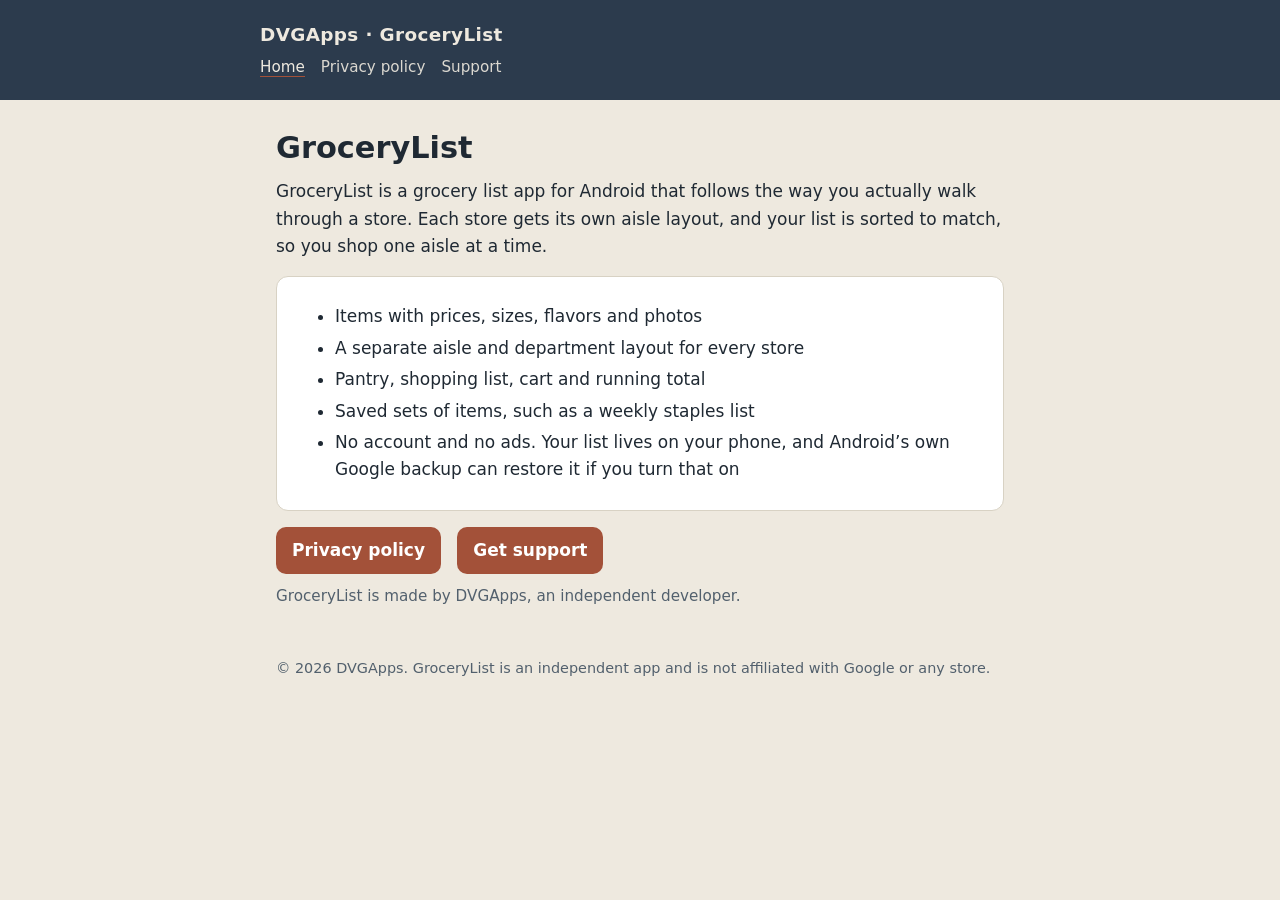
<file: index.html>
<!doctype html>
<html lang="en">
<head>
<meta charset="utf-8">
<meta name="viewport" content="width=device-width,initial-scale=1">
<title>GroceryList by DVGApps</title>
<meta name="description" content="GroceryList is an Android grocery list app that organizes your list by store aisle and stores your data on your phone, with no account and no ads.">
<link rel="stylesheet" href="style.css">
</head>
<body>
<header><div class="in">
<a class="brand" href="./">DVGApps &middot; GroceryList</a>
<nav><a href="./" aria-current="page">Home</a><a href="privacy.html">Privacy policy</a><a href="support.html">Support</a></nav>
</div></header>
<main>
<h1>GroceryList</h1>
<p>GroceryList is a grocery list app for Android that follows the way you actually walk through a store. Each store gets its own aisle layout, and your list is sorted to match, so you shop one aisle at a time.</p>
<div class="card">
<ul>
<li>Items with prices, sizes, flavors and photos</li>
<li>A separate aisle and department layout for every store</li>
<li>Pantry, shopping list, cart and running total</li>
<li>Saved sets of items, such as a weekly staples list</li>
<li>No account and no ads. Your list lives on your phone, and Android&rsquo;s own Google backup can restore it if you turn that on</li>
</ul>
</div>
<p><a class="btn" href="privacy.html">Privacy policy</a> &nbsp; <a class="btn" href="support.html">Get support</a></p>
<p class="muted">GroceryList is made by DVGApps, an independent developer.</p>
</main>
<footer>&copy; 2026 DVGApps. GroceryList is an independent app and is not affiliated with Google or any store.</footer>
</body>
</html>
</file>
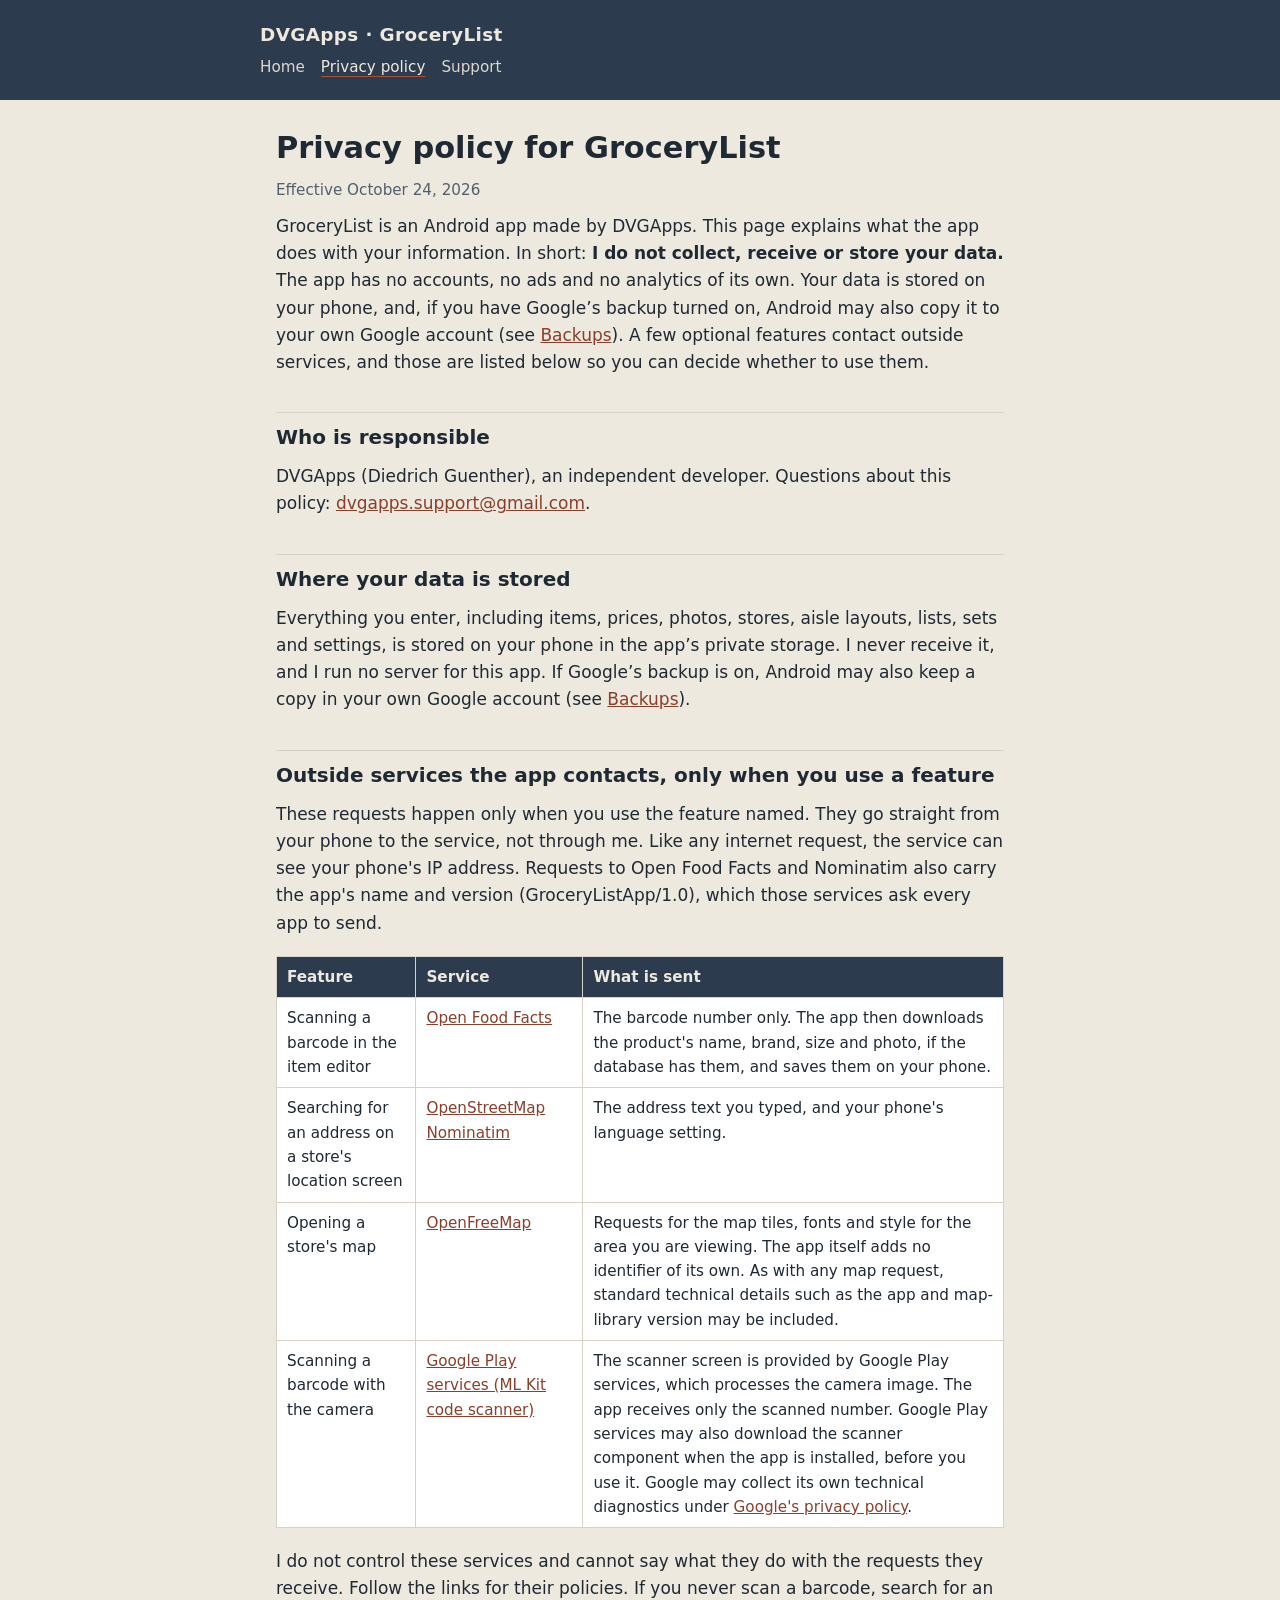
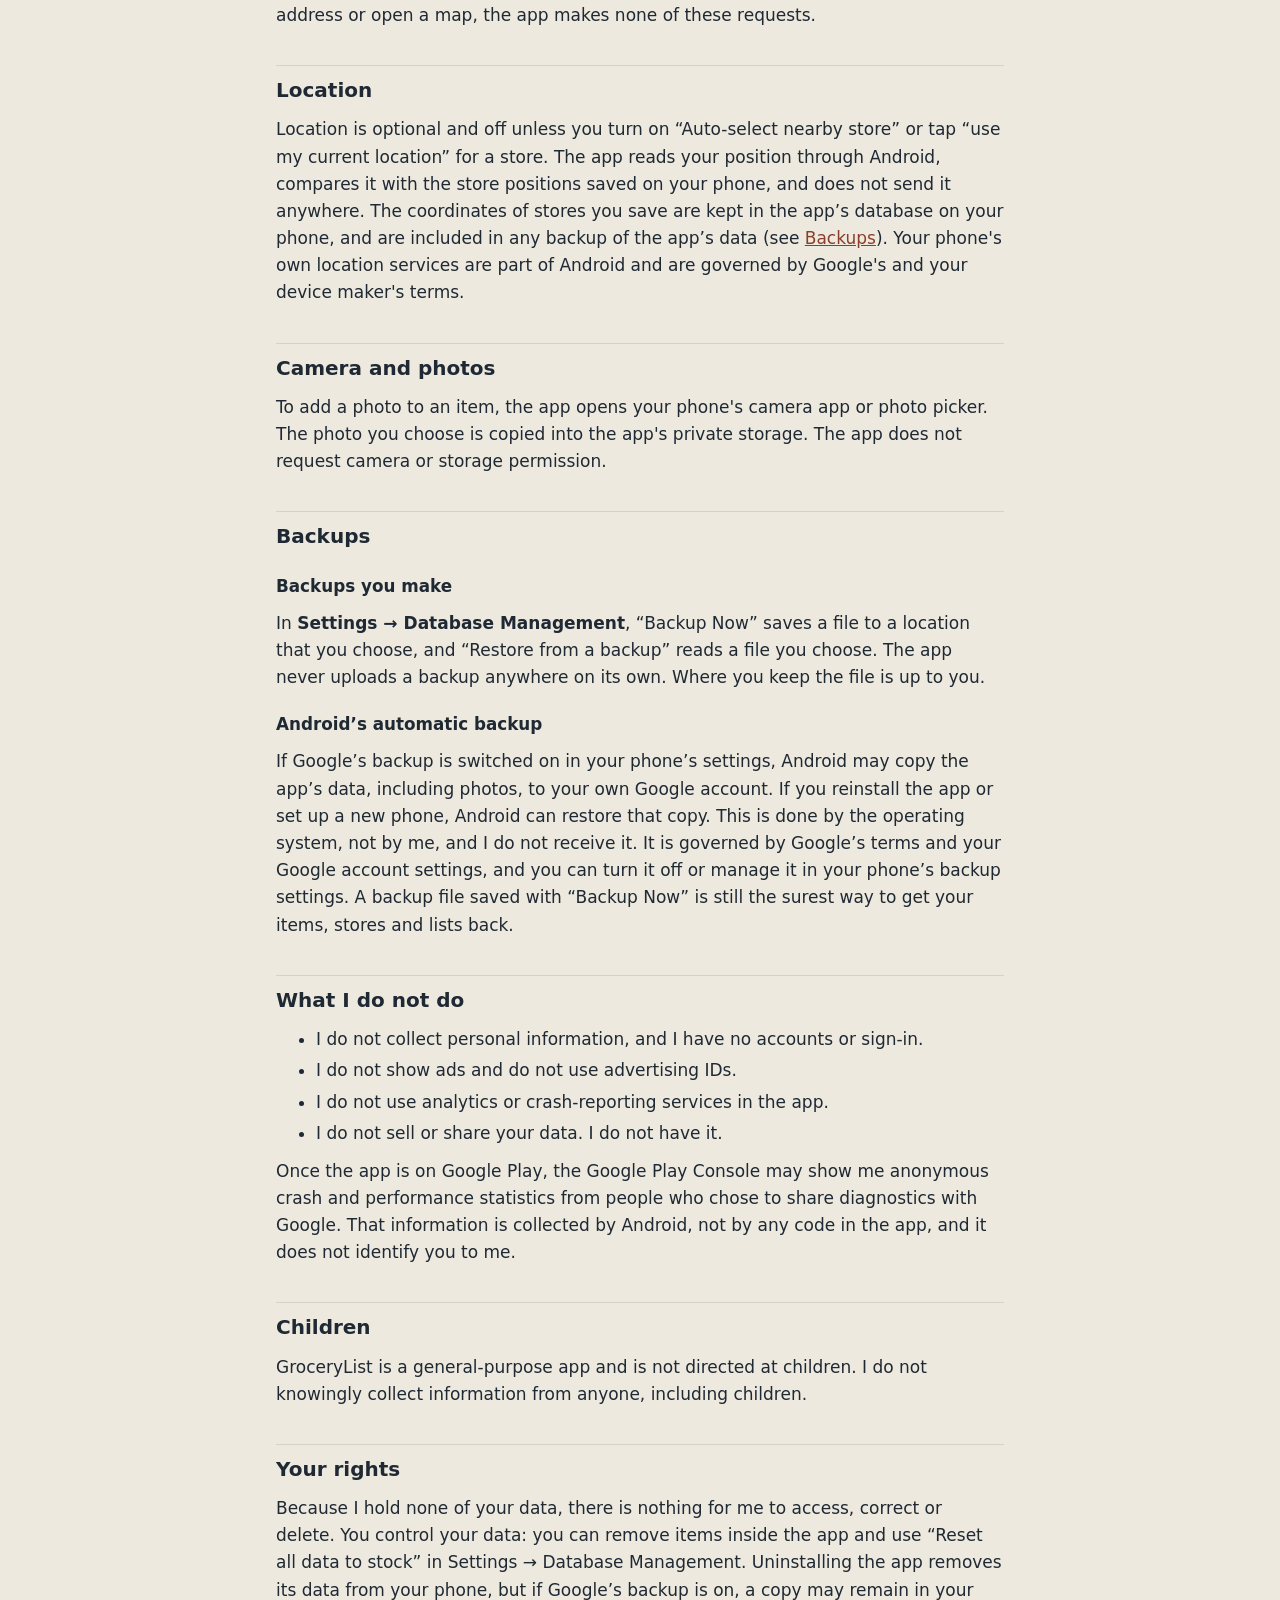
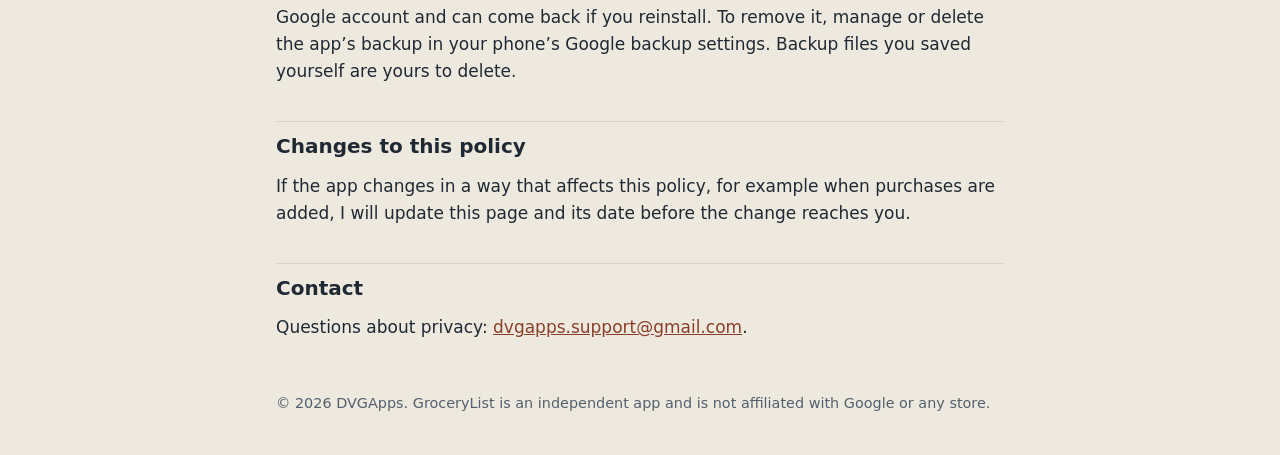
<file: privacy.html>
<!doctype html>
<html lang="en">
<head>
<meta charset="utf-8">
<meta name="viewport" content="width=device-width,initial-scale=1">
<title>Privacy policy - GroceryList</title>
<meta name="description" content="Privacy policy for the GroceryList Android app by DVGApps.">
<link rel="stylesheet" href="style.css">
</head>
<body>
<header><div class="in">
<a class="brand" href="./">DVGApps &middot; GroceryList</a>
<nav><a href="./">Home</a><a href="privacy.html" aria-current="page">Privacy policy</a><a href="support.html">Support</a></nav>
</div></header>
<main>
<h1>Privacy policy for GroceryList</h1>
<p class="muted">Effective October 24, 2026</p>
<p>GroceryList is an Android app made by DVGApps. This page explains what the app does with your information. In short: <strong>I do not collect, receive or store your data.</strong> The app has no accounts, no ads and no analytics of its own. Your data is stored on your phone, and, if you have Google&rsquo;s backup turned on, Android may also copy it to your own Google account (see <a href="#backups">Backups</a>). A few optional features contact outside services, and those are listed below so you can decide whether to use them.</p>

<h2>Who is responsible</h2>
<p>DVGApps (Diedrich Guenther), an independent developer. Questions about this policy: <a href="mailto:dvgapps.support@gmail.com">dvgapps.support@gmail.com</a>.</p>

<h2>Where your data is stored</h2>
<p>Everything you enter, including items, prices, photos, stores, aisle layouts, lists, sets and settings, is stored on your phone in the app&rsquo;s private storage. I never receive it, and I run no server for this app. If Google&rsquo;s backup is on, Android may also keep a copy in your own Google account (see <a href="#backups">Backups</a>).</p>

<h2>Outside services the app contacts, only when you use a feature</h2>
<p>These requests happen only when you use the feature named. They go straight from your phone to the service, not through me. Like any internet request, the service can see your phone's IP address. Requests to Open Food Facts and Nominatim also carry the app's name and version (GroceryListApp/1.0), which those services ask every app to send.</p>
<div class="tablewrap"><table>
<thead><tr><th>Feature</th><th>Service</th><th>What is sent</th></tr></thead>
<tbody>
<tr><td>Scanning a barcode in the item editor</td><td><a href="https://world.openfoodfacts.org/privacy">Open Food Facts</a></td><td>The barcode number only. The app then downloads the product's name, brand, size and photo, if the database has them, and saves them on your phone.</td></tr>
<tr><td>Searching for an address on a store's location screen</td><td><a href="https://osmfoundation.org/wiki/Privacy_Policy">OpenStreetMap Nominatim</a></td><td>The address text you typed, and your phone's language setting.</td></tr>
<tr><td>Opening a store's map</td><td><a href="https://openfreemap.org/">OpenFreeMap</a></td><td>Requests for the map tiles, fonts and style for the area you are viewing. The app itself adds no identifier of its own. As with any map request, standard technical details such as the app and map-library version may be included.</td></tr>
<tr><td>Scanning a barcode with the camera</td><td><a href="https://developers.google.com/ml-kit/android-data-disclosure">Google Play services (ML Kit code scanner)</a></td><td>The scanner screen is provided by Google Play services, which processes the camera image. The app receives only the scanned number. Google Play services may also download the scanner component when the app is installed, before you use it. Google may collect its own technical diagnostics under <a href="https://policies.google.com/privacy">Google's privacy policy</a>.</td></tr>
</tbody></table></div>
<p>I do not control these services and cannot say what they do with the requests they receive. Follow the links for their policies. If you never scan a barcode, search for an address or open a map, the app makes none of these requests.</p>

<h2>Location</h2>
<p>Location is optional and off unless you turn on &ldquo;Auto-select nearby store&rdquo; or tap &ldquo;use my current location&rdquo; for a store. The app reads your position through Android, compares it with the store positions saved on your phone, and does not send it anywhere. The coordinates of stores you save are kept in the app&rsquo;s database on your phone, and are included in any backup of the app&rsquo;s data (see <a href="#backups">Backups</a>). Your phone's own location services are part of Android and are governed by Google's and your device maker's terms.</p>

<h2>Camera and photos</h2>
<p>To add a photo to an item, the app opens your phone's camera app or photo picker. The photo you choose is copied into the app's private storage. The app does not request camera or storage permission.</p>

<h2 id="backups">Backups</h2>
<h3>Backups you make</h3>
<p>In <strong>Settings &rarr; Database Management</strong>, &ldquo;Backup Now&rdquo; saves a file to a location that you choose, and &ldquo;Restore from a backup&rdquo; reads a file you choose. The app never uploads a backup anywhere on its own. Where you keep the file is up to you.</p>
<h3>Android&rsquo;s automatic backup</h3>
<p>If Google&rsquo;s backup is switched on in your phone&rsquo;s settings, Android may copy the app&rsquo;s data, including photos, to your own Google account. If you reinstall the app or set up a new phone, Android can restore that copy. This is done by the operating system, not by me, and I do not receive it. It is governed by Google&rsquo;s terms and your Google account settings, and you can turn it off or manage it in your phone&rsquo;s backup settings. A backup file saved with &ldquo;Backup Now&rdquo; is still the surest way to get your items, stores and lists back.</p>

<h2>What I do not do</h2>
<ul>
<li>I do not collect personal information, and I have no accounts or sign-in.</li>
<li>I do not show ads and do not use advertising IDs.</li>
<li>I do not use analytics or crash-reporting services in the app.</li>
<li>I do not sell or share your data. I do not have it.</li>
</ul>
<p>Once the app is on Google Play, the Google Play Console may show me anonymous crash and performance statistics from people who chose to share diagnostics with Google. That information is collected by Android, not by any code in the app, and it does not identify you to me.</p>

<h2>Children</h2>
<p>GroceryList is a general-purpose app and is not directed at children. I do not knowingly collect information from anyone, including children.</p>

<h2>Your rights</h2>
<p>Because I hold none of your data, there is nothing for me to access, correct or delete. You control your data: you can remove items inside the app and use &ldquo;Reset all data to stock&rdquo; in Settings &rarr; Database Management. Uninstalling the app removes its data from your phone, but if Google&rsquo;s backup is on, a copy may remain in your Google account and can come back if you reinstall. To remove it, manage or delete the app&rsquo;s backup in your phone&rsquo;s Google backup settings. Backup files you saved yourself are yours to delete.</p>

<h2>Changes to this policy</h2>
<p>If the app changes in a way that affects this policy, for example when purchases are added, I will update this page and its date before the change reaches you.</p>

<h2>Contact</h2>
<p>Questions about privacy: <a href="mailto:dvgapps.support@gmail.com">dvgapps.support@gmail.com</a>.</p>
</main>
<footer>&copy; 2026 DVGApps. GroceryList is an independent app and is not affiliated with Google or any store.</footer>
</body>
</html>
</file>
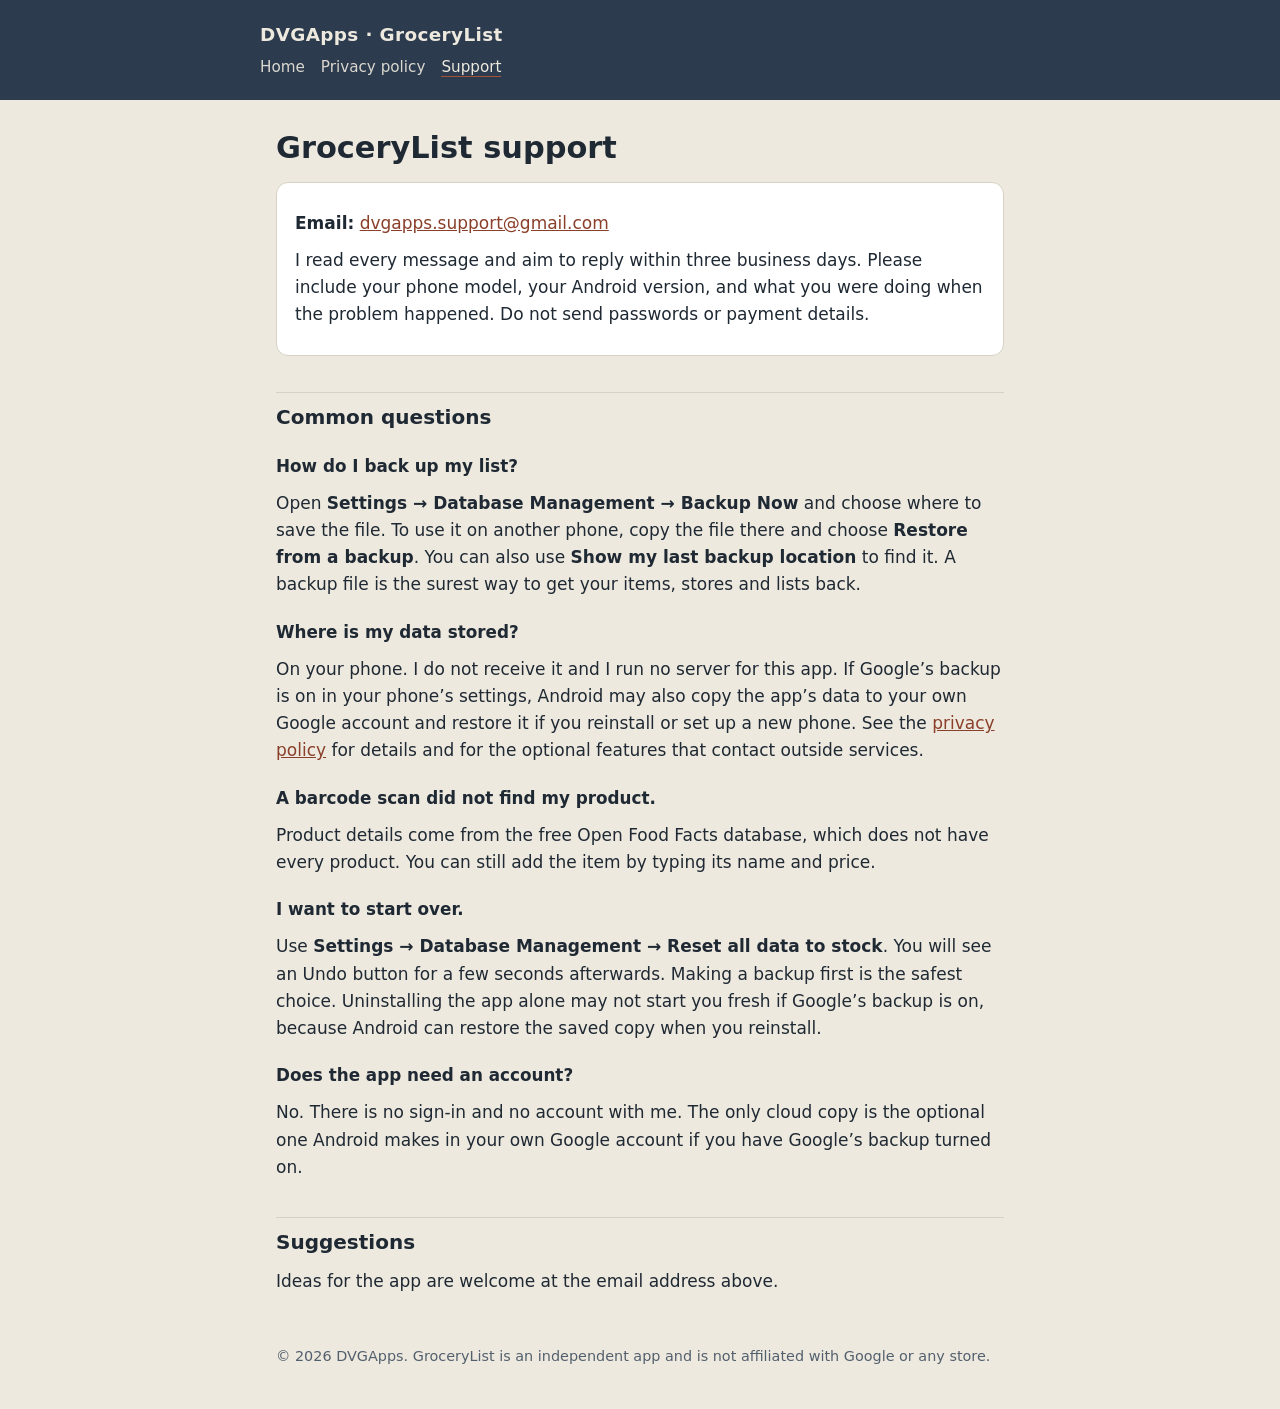
<file: support.html>
<!doctype html>
<html lang="en">
<head>
<meta charset="utf-8">
<meta name="viewport" content="width=device-width,initial-scale=1">
<title>Support - GroceryList</title>
<meta name="description" content="Support and frequently asked questions for the GroceryList Android app.">
<link rel="stylesheet" href="style.css">
</head>
<body>
<header><div class="in">
<a class="brand" href="./">DVGApps &middot; GroceryList</a>
<nav><a href="./">Home</a><a href="privacy.html">Privacy policy</a><a href="support.html" aria-current="page">Support</a></nav>
</div></header>
<main>
<h1>GroceryList support</h1>
<div class="card">
<p><strong>Email:</strong> <a href="mailto:dvgapps.support@gmail.com">dvgapps.support@gmail.com</a></p>
<p>I read every message and aim to reply within three business days. Please include your phone model, your Android version, and what you were doing when the problem happened. Do not send passwords or payment details.</p>
</div>

<h2>Common questions</h2>
<h3>How do I back up my list?</h3>
<p>Open <strong>Settings &rarr; Database Management &rarr; Backup Now</strong> and choose where to save the file. To use it on another phone, copy the file there and choose <strong>Restore from a backup</strong>. You can also use <strong>Show my last backup location</strong> to find it. A backup file is the surest way to get your items, stores and lists back.</p>
<h3>Where is my data stored?</h3>
<p>On your phone. I do not receive it and I run no server for this app. If Google&rsquo;s backup is on in your phone&rsquo;s settings, Android may also copy the app&rsquo;s data to your own Google account and restore it if you reinstall or set up a new phone. See the <a href="privacy.html">privacy policy</a> for details and for the optional features that contact outside services.</p>
<h3>A barcode scan did not find my product.</h3>
<p>Product details come from the free Open Food Facts database, which does not have every product. You can still add the item by typing its name and price.</p>
<h3>I want to start over.</h3>
<p>Use <strong>Settings &rarr; Database Management &rarr; Reset all data to stock</strong>. You will see an Undo button for a few seconds afterwards. Making a backup first is the safest choice. Uninstalling the app alone may not start you fresh if Google&rsquo;s backup is on, because Android can restore the saved copy when you reinstall.</p>
<h3>Does the app need an account?</h3>
<p>No. There is no sign-in and no account with me. The only cloud copy is the optional one Android makes in your own Google account if you have Google&rsquo;s backup turned on.</p>

<h2>Suggestions</h2>
<p>Ideas for the app are welcome at the email address above.</p>
</main>
<footer>&copy; 2026 DVGApps. GroceryList is an independent app and is not affiliated with Google or any store.</footer>
</body>
</html>
</file>
<file: style.css>
:root{--bg:#EEE9DF;--fg:#1F2933;--muted:#52606D;--card:#FFFFFF;--accent:#A35139;--link:#8A3F2A;--line:#D8D2C4;--head:#2C3B4D;--headfg:#EEE9DF}
@media (prefers-color-scheme:dark){:root{--bg:#1B2632;--fg:#E8E4DA;--muted:#A9B4C0;--card:#243244;--accent:#FFB162;--link:#FFB162;--line:#3A4A5E;--head:#141D27;--headfg:#EEE9DF}}
*{box-sizing:border-box}
html{-webkit-text-size-adjust:100%}
body{margin:0;background:var(--bg);color:var(--fg);font:17px/1.6 system-ui,-apple-system,"Segoe UI",Roboto,Helvetica,Arial,sans-serif}
header{background:var(--head);color:var(--headfg);padding:20px 16px}
header .in,main,footer{max-width:760px;margin:0 auto}
header a{color:var(--headfg);text-decoration:none}
header .brand{font-weight:800;letter-spacing:.02em;font-size:1.15rem}
header nav{margin-top:6px;font-size:.95rem}
header nav a{margin-right:16px;opacity:.9;border-bottom:1px solid transparent}
header nav a:hover,header nav a[aria-current]{border-bottom-color:var(--accent);opacity:1}
main{padding:24px 16px 40px}
h1{font-size:1.9rem;line-height:1.2;margin:.2em 0 .4em}
h2{font-size:1.25rem;margin:1.8em 0 .4em;padding-top:.4em;border-top:1px solid var(--line)}
h3{font-size:1.05rem;margin:1.2em 0 .2em}
p,ul,ol,table{margin:.6em 0}
li{margin:.25em 0}
a{color:var(--link)}
.muted{color:var(--muted);font-size:.95rem}
.card{background:var(--card);border:1px solid var(--line);border-radius:12px;padding:16px 18px;margin:16px 0}
.tablewrap{overflow-x:auto}
table{border-collapse:collapse;width:100%;font-size:.95rem;background:var(--card)}
th,td{border:1px solid var(--line);padding:8px 10px;text-align:left;vertical-align:top}
th{background:var(--head);color:var(--headfg)}
footer{padding:0 16px 40px;color:var(--muted);font-size:.9rem}
.btn{display:inline-block;background:var(--accent);color:#fff;padding:10px 16px;border-radius:10px;text-decoration:none;font-weight:600}
@media (prefers-color-scheme:dark){.btn{color:#1B2632}}
</file>
